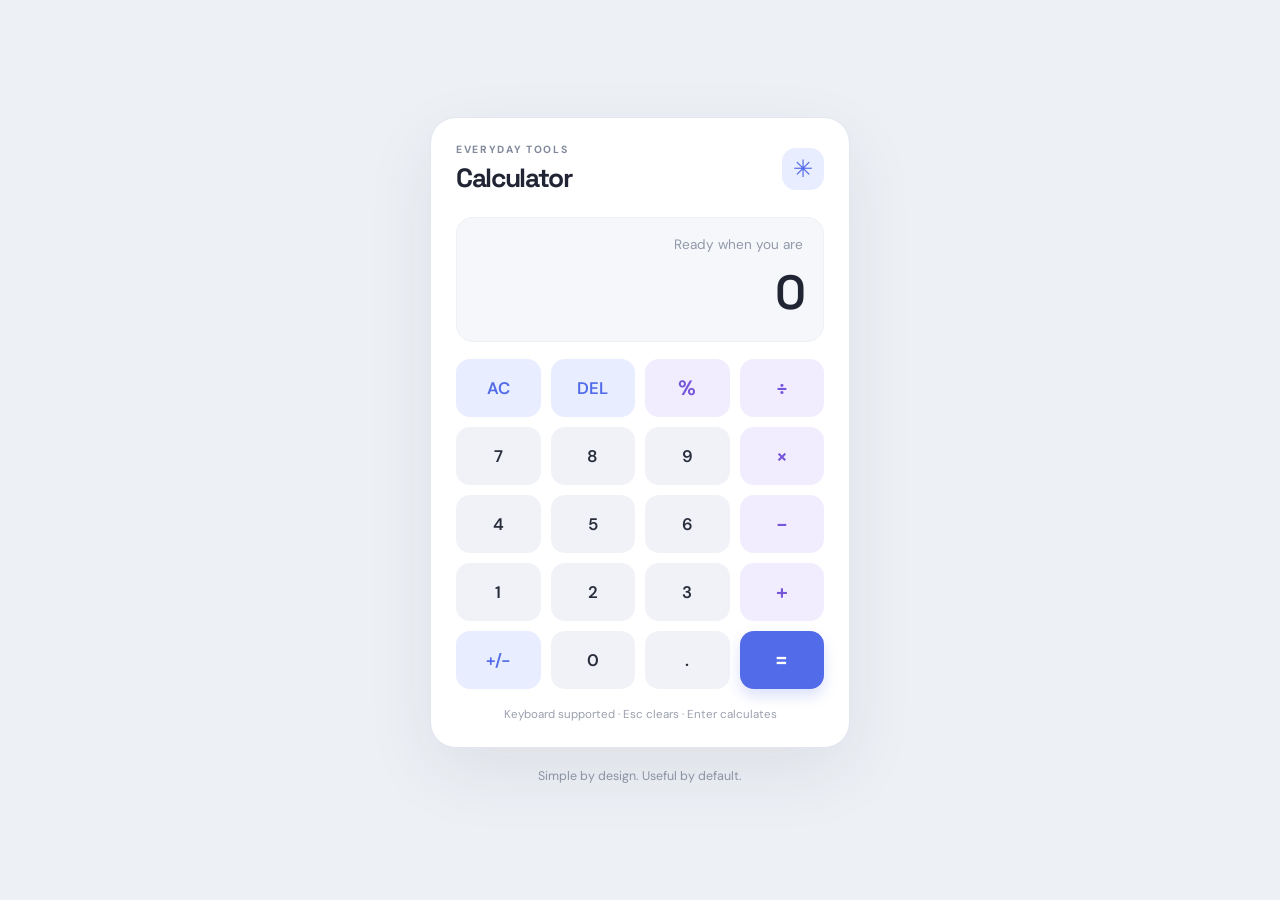
<file: web_development_tasks/task2-calculator/index.html>
<!DOCTYPE html>
<html lang="en">
<head>
  <meta charset="UTF-8">
  <meta name="viewport" content="width=device-width, initial-scale=1.0">
  <title>Simple Calculator</title>
  <link rel="stylesheet" href="style.css">
</head>
<body>
  <main class="page">
    <section class="calculator" aria-label="Calculator">
      <div class="heading"><div><p class="eyebrow">EVERYDAY TOOLS</p><h1>Calculator</h1></div><span class="spark">✳</span></div>
      <div class="display" aria-live="polite">
        <div class="expression" id="expression">Ready when you are</div>
        <div class="result" id="display">0</div>
      </div>
      <div class="keys">
        <button class="utility" data-action="clear">AC</button><button class="utility" data-action="delete">DEL</button><button class="operator" data-value="%">%</button><button class="operator" data-value="/">÷</button>
        <button data-value="7">7</button><button data-value="8">8</button><button data-value="9">9</button><button class="operator" data-value="*">×</button>
        <button data-value="4">4</button><button data-value="5">5</button><button data-value="6">6</button><button class="operator" data-value="-">−</button>
        <button data-value="1">1</button><button data-value="2">2</button><button data-value="3">3</button><button class="operator" data-value="+">+</button>
        <button class="utility" data-action="sign">+/−</button><button data-value="0">0</button><button data-value=".">.</button><button class="equals" data-action="equals">=</button>
      </div>
      <p class="keyboard-note">Keyboard supported · Esc clears · Enter calculates</p>
    </section>
    <p class="footer">Simple by design. Useful by default.</p>
  </main>
  <script src="script.js"></script>
</body>
</html>
</file>
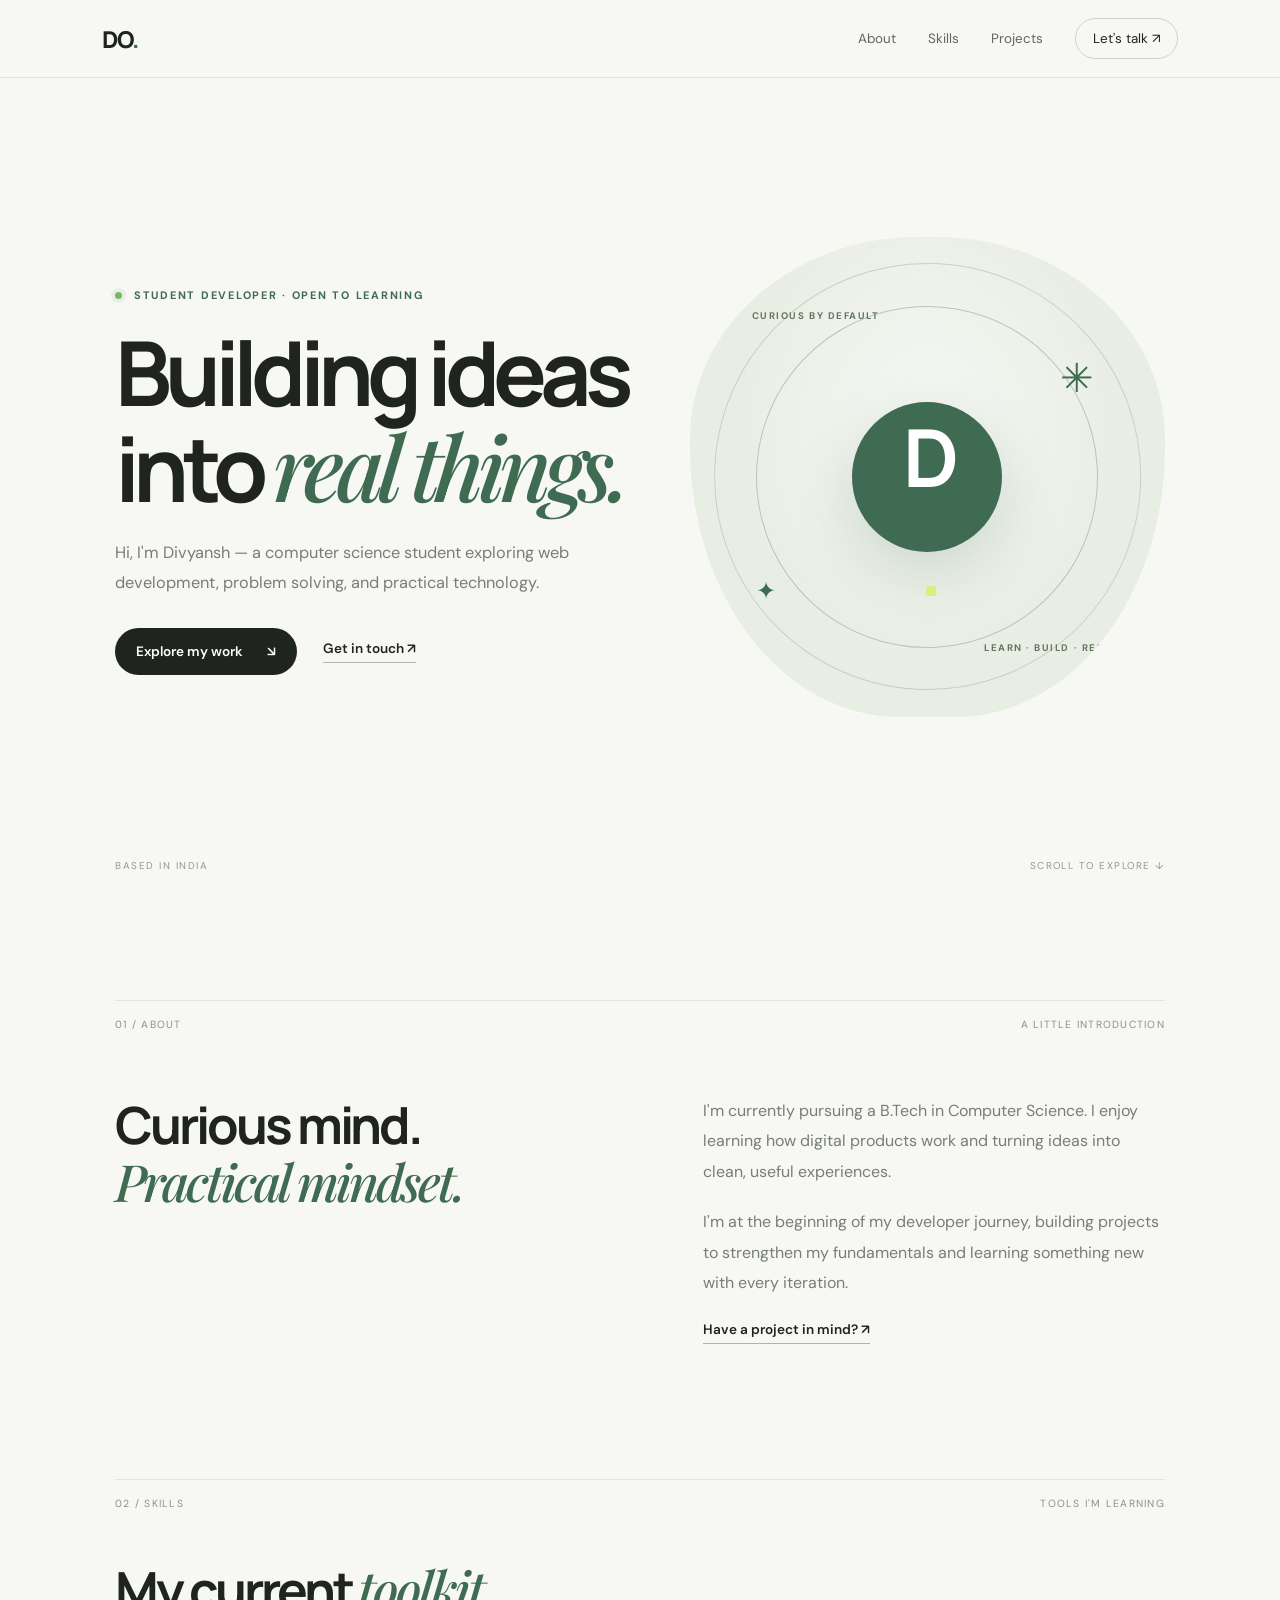
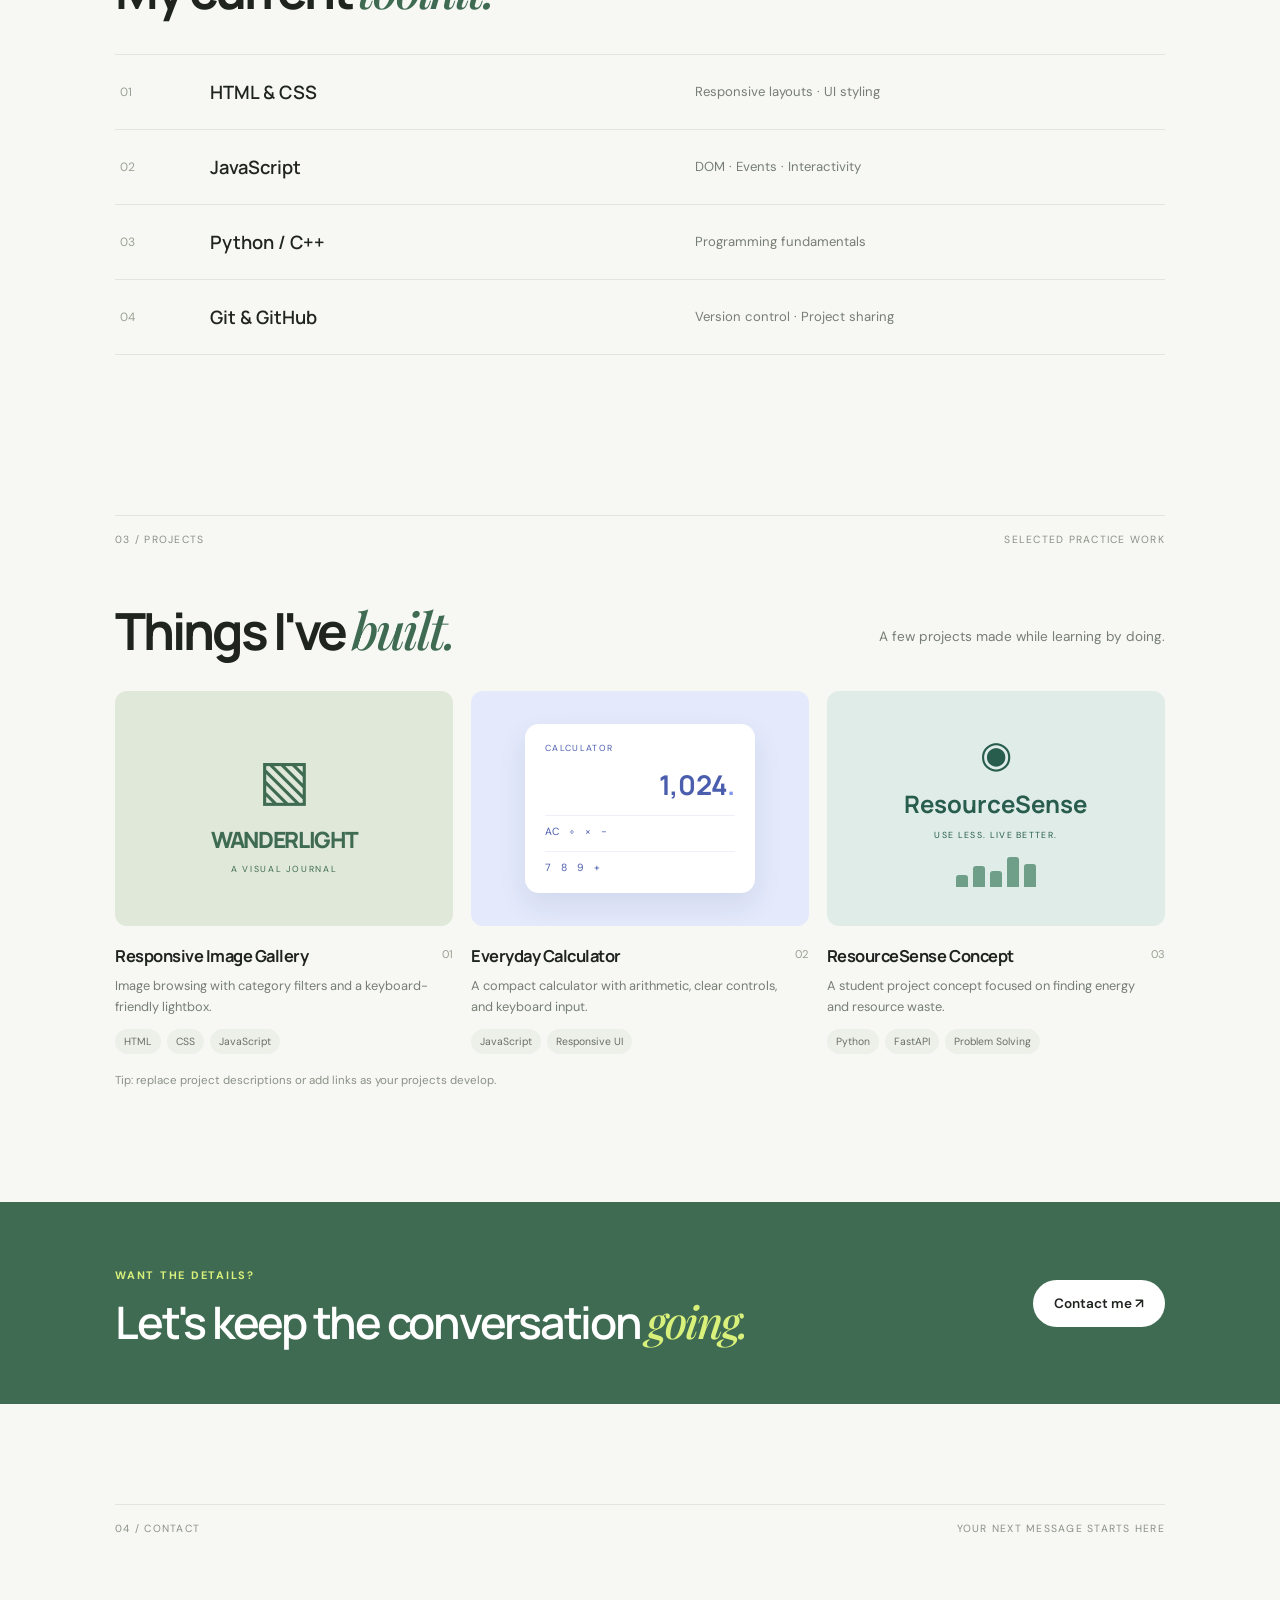
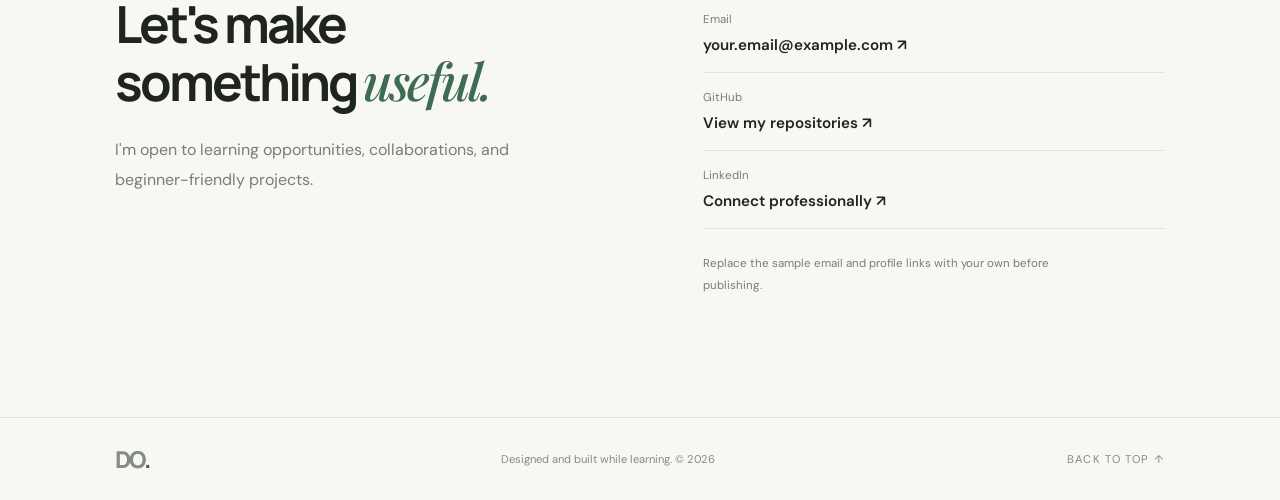
<file: web_development_tasks/task3-portfolio/index.html>
<!DOCTYPE html>
<html lang="en">
<head>
  <meta charset="UTF-8">
  <meta name="viewport" content="width=device-width, initial-scale=1.0">
  <meta name="description" content="Student developer portfolio — projects, skills and contact information.">
  <title>Divyansh Ojha | Student Developer</title>
  <link rel="stylesheet" href="style.css">
</head>
<body>
  <header class="navbar">
    <a class="logo" href="#home">DO<span>.</span></a>
    <button class="menu-toggle" id="menu-toggle" aria-label="Toggle navigation">☰</button>
    <nav id="nav">
      <a href="#about">About</a><a href="#skills">Skills</a><a href="#projects">Projects</a><a href="#contact" class="nav-cta">Let's talk ↗</a>
    </nav>
  </header>
  <main>
    <section class="hero section" id="home">
      <div class="hero-copy">
        <p class="eyebrow"><span class="status-dot"></span> STUDENT DEVELOPER · OPEN TO LEARNING</p>
        <h1>Building ideas<br>into <em>real things.</em></h1>
        <p class="hero-text">Hi, I'm Divyansh — a computer science student exploring web development, problem solving, and practical technology.</p>
        <div class="hero-actions"><a class="button primary" href="#projects">Explore my work <span>↘</span></a><a class="text-link" href="#contact">Get in touch ↗</a></div>
      </div>
      <div class="hero-art" aria-label="Decorative abstract graphic">
        <div class="art-orbit orbit-one"></div><div class="art-orbit orbit-two"></div><div class="art-core">D<span>.</span></div>
        <div class="art-label label-top">CURIOUS BY DEFAULT</div><div class="art-label label-bottom">LEARN · BUILD · REPEAT</div>
        <span class="star star-one">✳</span><span class="star star-two">✦</span>
      </div>
      <div class="hero-bottom"><span>BASED IN INDIA</span><span>SCROLL TO EXPLORE ↓</span></div>
    </section>
    <section class="section about" id="about">
      <div class="section-label"><span>01 / ABOUT</span><span>A LITTLE INTRODUCTION</span></div>
      <div class="about-grid"><h2>Curious mind.<br><em>Practical mindset.</em></h2><div><p>I'm currently pursuing a B.Tech in Computer Science. I enjoy learning how digital products work and turning ideas into clean, useful experiences.</p><p>I'm at the beginning of my developer journey, building projects to strengthen my fundamentals and learning something new with every iteration.</p><a class="text-link" href="#contact">Have a project in mind? ↗</a></div></div>
    </section>
    <section class="section skills" id="skills">
      <div class="section-label"><span>02 / SKILLS</span><span>TOOLS I'M LEARNING</span></div>
      <h2>My current <em>toolkit.</em></h2>
      <div class="skill-list"><div><span>01</span><b>HTML & CSS</b><small>Responsive layouts · UI styling</small></div><div><span>02</span><b>JavaScript</b><small>DOM · Events · Interactivity</small></div><div><span>03</span><b>Python / C++</b><small>Programming fundamentals</small></div><div><span>04</span><b>Git & GitHub</b><small>Version control · Project sharing</small></div></div>
    </section>
    <section class="section projects" id="projects">
      <div class="section-label"><span>03 / PROJECTS</span><span>SELECTED PRACTICE WORK</span></div>
      <div class="projects-heading"><h2>Things I've <em>built.</em></h2><p>A few projects made while learning by doing.</p></div>
      <div class="project-grid">
        <article class="project-card"><div class="project-visual gallery-visual"><span class="visual-icon">▧</span><span class="visual-word">WANDERLIGHT</span><span class="visual-caption">A VISUAL JOURNAL</span></div><div class="project-info"><div><h3>Responsive Image Gallery</h3><p>Image browsing with category filters and a keyboard-friendly lightbox.</p></div><span class="project-number">01</span></div><div class="tags"><span>HTML</span><span>CSS</span><span>JavaScript</span></div></article>
        <article class="project-card"><div class="project-visual calc-visual"><div class="mini-calc"><small>CALCULATOR</small><b>1,024<span>.</span></b><div>AC　÷　×　−</div><div>7　8　9　+</div></div></div><div class="project-info"><div><h3>Everyday Calculator</h3><p>A compact calculator with arithmetic, clear controls, and keyboard input.</p></div><span class="project-number">02</span></div><div class="tags"><span>JavaScript</span><span>Responsive UI</span></div></article>
        <article class="project-card"><div class="project-visual resource-visual"><span class="resource-sun">◉</span><b>ResourceSense</b><small>USE LESS. LIVE BETTER.</small><div class="resource-bars"><i></i><i></i><i></i><i></i><i></i></div></div><div class="project-info"><div><h3>ResourceSense Concept</h3><p>A student project concept focused on finding energy and resource waste.</p></div><span class="project-number">03</span></div><div class="tags"><span>Python</span><span>FastAPI</span><span>Problem Solving</span></div></article>
      </div>
      <p class="edit-note">Tip: replace project descriptions or add links as your projects develop.</p>
    </section>
    <section class="resume-band"><div><p class="eyebrow">WANT THE DETAILS?</p><h2>Let's keep the conversation <em>going.</em></h2></div><a class="button light" href="#contact">Contact me ↗</a></section>
    <section class="section contact" id="contact">
      <div class="section-label"><span>04 / CONTACT</span><span>YOUR NEXT MESSAGE STARTS HERE</span></div>
      <div class="contact-grid"><div><h2>Let's make<br>something <em>useful.</em></h2><p>I'm open to learning opportunities, collaborations, and beginner-friendly projects.</p></div><div class="contact-links"><a href="mailto:your.email@example.com"><span>Email</span><b>your.email@example.com ↗</b></a><a href="https://github.com/" target="_blank" rel="noreferrer"><span>GitHub</span><b>View my repositories ↗</b></a><a href="https://www.linkedin.com/" target="_blank" rel="noreferrer"><span>LinkedIn</span><b>Connect professionally ↗</b></a><p class="edit-note">Replace the sample email and profile links with your own before publishing.</p></div></div>
    </section>
  </main>
  <footer><a class="logo" href="#home">DO<span>.</span></a><p>Designed and built while learning. © <span id="year"></span></p><a href="#home">BACK TO TOP ↑</a></footer>
  <script src="script.js"></script>
</body>
</html>
</file>
<file: web_development_tasks/task2-calculator/style.css>
@import url('https://fonts.googleapis.com/css2?family=DM+Sans:wght@400;500;600;700&family=Space+Grotesk:wght@500;600;700&display=swap');
*{box-sizing:border-box}body{margin:0;min-height:100vh;background:#edf0f5;color:#202433;font-family:'DM Sans',sans-serif;display:grid;place-items:center;padding:24px}.page{width:100%;max-width:420px}.calculator{background:#fff;border:1px solid #e2e6ee;border-radius:26px;padding:25px;box-shadow:0 24px 70px #252d4314}.heading{display:flex;align-items:center;justify-content:space-between;margin-bottom:22px}.eyebrow{font-size:.65rem;letter-spacing:.16em;color:#81899b;font-weight:700;margin:0 0 5px}.heading h1{font-family:'Space Grotesk',sans-serif;font-size:1.65rem;margin:0;letter-spacing:-.05em}.spark{width:42px;height:42px;border-radius:14px;background:#e8edff;color:#526be8;display:grid;place-items:center;font-size:1.5rem}.display{min-height:125px;background:#f5f7fb;border:1px solid #edf0f5;border-radius:17px;padding:18px 20px;margin-bottom:17px;display:flex;flex-direction:column;justify-content:space-between;align-items:flex-end;overflow:hidden}.expression{width:100%;text-align:right;color:#9299a8;font-size:.85rem;min-height:20px;overflow-wrap:anywhere}.result{font-family:'Space Grotesk',sans-serif;font-size:clamp(2rem,9vw,3rem);font-weight:600;letter-spacing:-.06em;max-width:100%;overflow-wrap:anywhere}.keys{display:grid;grid-template-columns:repeat(4,minmax(0,1fr));gap:10px}.keys button{height:58px;border:0;border-radius:14px;background:#f0f2f7;color:#282d3c;font:600 1.05rem 'DM Sans',sans-serif;cursor:pointer;transition:transform .15s,background .15s,box-shadow .15s}.keys button:hover{background:#e4e8f1;transform:translateY(-2px)}.keys button:active{transform:scale(.96)}.keys .utility{background:#e8edff;color:#526be8}.keys .utility:hover{background:#dce4ff}.keys .operator{background:#f1edff;color:#7655d8;font-size:1.3rem}.keys .operator:hover{background:#e6deff}.keys .equals{background:#526be8;color:#fff;font-size:1.4rem;box-shadow:0 7px 14px #526be833}.keys .equals:hover{background:#3e57d2}.keyboard-note{text-align:center;color:#9aa0ad;font-size:.72rem;margin:18px 0 0}.footer{text-align:center;color:#8b92a2;font-size:.78rem;margin:20px 0 0}
@media(max-width:360px){.calculator{padding:17px;border-radius:20px}.keys{gap:7px}.keys button{height:52px;border-radius:11px}}
</file>
<file: web_development_tasks/task3-portfolio/style.css>
@import url('https://fonts.googleapis.com/css2?family=DM+Sans:wght@400;500;600;700&family=Manrope:wght@400;500;600;700;800&family=Playfair+Display:ital,wght@0,500;0,600;1,500&display=swap');
:root{--ink:#20241f;--muted:#777e74;--paper:#f7f8f4;--green:#3f6b52;--line:#e1e5dc;--lime:#d9f17b}
*{box-sizing:border-box;scroll-behavior:smooth}body{margin:0;background:var(--paper);color:var(--ink);font-family:'DM Sans',sans-serif}a{color:inherit;text-decoration:none}.navbar{height:78px;display:flex;align-items:center;justify-content:space-between;padding:0 8%;border-bottom:1px solid var(--line);background:#f7f8f4ed;position:sticky;top:0;z-index:5;backdrop-filter:blur(14px)}.logo{font:800 1.45rem 'Manrope',sans-serif;letter-spacing:-.08em}.logo span{color:var(--green)}nav{display:flex;align-items:center;gap:32px;font-size:.84rem;color:#60675e}nav a{transition:color .2s}nav a:hover{color:var(--green)}.nav-cta{border:1px solid #cbd3c7;padding:11px 17px;border-radius:99px;color:var(--ink)}.menu-toggle{display:none;border:0;background:none;font-size:1.4rem}
.section{padding:100px 9%;max-width:1440px;margin:auto}.hero{min-height:calc(100vh - 78px);display:grid;grid-template-columns:1.05fr .95fr;align-items:center;position:relative;gap:50px;padding-top:75px;padding-bottom:100px}.eyebrow{font-size:.68rem;letter-spacing:.16em;font-weight:700;color:var(--green)}.status-dot{display:inline-block;width:7px;height:7px;border-radius:50%;background:#7cb36b;margin-right:7px;box-shadow:0 0 0 4px #7cb36b20}.hero h1{font:700 clamp(3.3rem,7vw,6.5rem)/1.03 'Manrope',sans-serif;letter-spacing:-.075em;margin:24px 0}.hero h1 em,h2 em{font-family:'Playfair Display',serif;font-weight:500;color:var(--green)}.hero-text{max-width:480px;color:var(--muted);line-height:1.85;font-size:1.02rem}.hero-actions{display:flex;align-items:center;gap:26px;margin-top:30px}.button{display:inline-flex;gap:24px;align-items:center;border-radius:99px;padding:15px 21px;font-weight:600;font-size:.85rem;transition:transform .2s,background .2s}.button:hover{transform:translateY(-3px)}.primary{background:var(--ink);color:white}.primary:hover{background:var(--green)}.text-link{font-size:.85rem;font-weight:600;border-bottom:1px solid #aab6a7;padding-bottom:5px}.hero-art{height:min(480px,42vw);min-height:330px;position:relative;display:grid;place-items:center;background:#e9eee4;border-radius:48% 48% 44% 44% / 42% 42% 56% 56%;overflow:hidden}.hero-art:before{content:"";position:absolute;inset:0;background:radial-gradient(ellipse at 50% 40%,#fff9,transparent 58%)}.art-orbit{position:absolute;border:1px solid #b8c7b5;border-radius:50%;width:72%;aspect-ratio:1;transform:rotate(-25deg)}.orbit-two{width:90%;transform:rotate(48deg);border-color:#c7d1c2}.art-core{width:150px;height:150px;border-radius:50%;display:grid;place-items:center;background:var(--green);color:#fff;font:700 5rem 'Manrope',sans-serif;letter-spacing:-.1em;box-shadow:0 20px 60px #3f6b5233;z-index:1}.art-core span{color:var(--lime)}.art-label{position:absolute;font-size:.6rem;letter-spacing:.16em;color:#647560;font-weight:700}.label-top{top:15%;left:13%}.label-bottom{bottom:13%;right:8%}.star{position:absolute;color:var(--green)}.star-one{font-size:2.5rem;top:24%;right:15%;animation:float 5s ease-in-out infinite}.star-two{font-size:1.5rem;bottom:23%;left:14%;animation:float 4s ease-in-out infinite reverse}.hero-bottom{position:absolute;bottom:28px;left:9%;right:9%;display:flex;justify-content:space-between;color:#92988d;font-size:.62rem;letter-spacing:.15em}
.section-label{display:flex;justify-content:space-between;border-top:1px solid var(--line);padding-top:17px;color:#8b9186;font-size:.65rem;letter-spacing:.12em}.about-grid{display:grid;grid-template-columns:1fr 1fr;gap:12%;padding-top:65px}.about h2,.skills h2,.projects h2,.contact h2{font:700 clamp(2.2rem,4vw,3.8rem)/1.12 'Manrope',sans-serif;letter-spacing:-.06em;margin:0}.about-grid>div p,.contact-grid>div p{color:var(--muted);line-height:1.9;margin-top:0;margin-bottom:20px}
.skills{padding-top:40px}.skills h2{margin:50px 0 35px}.skill-list{border-top:1px solid var(--line)}.skill-list>div{display:grid;grid-template-columns:70px 1fr 1fr;align-items:center;gap:20px;padding:24px 5px;border-bottom:1px solid var(--line);transition:padding .2s}.skill-list>div:hover{padding-left:13px}.skill-list span{font-size:.75rem;color:#9ba294}.skill-list b{font:600 1.15rem 'Manrope',sans-serif}.skill-list small{color:var(--muted);font-size:.82rem}
.projects{padding-top:60px}.projects-heading{display:flex;align-items:end;justify-content:space-between;margin:55px 0 32px;gap:20px}.projects-heading p{color:var(--muted);font-size:.85rem}.project-grid{display:grid;grid-template-columns:repeat(3,1fr);gap:18px}.project-card{min-width:0}.project-visual{height:235px;border-radius:12px;display:flex;position:relative;overflow:hidden;align-items:center;justify-content:center;transition:transform .3s}.project-card:hover .project-visual{transform:translateY(-4px)}.gallery-visual{background:#dfe8d9;color:#3f6b52;flex-direction:column;gap:8px}.visual-icon{font-size:3.5rem}.visual-word{font:800 1.4rem 'Manrope',sans-serif;letter-spacing:-.06em}.visual-caption{font-size:.55rem;letter-spacing:.2em}.calc-visual{background:#e4e9fb}.mini-calc{background:#fff;border-radius:14px;padding:18px 20px;box-shadow:0 12px 28px #253b7918;width:68%;display:grid;gap:12px;color:#4b5eae}.mini-calc small{font-size:.55rem;letter-spacing:.15em}.mini-calc b{font:700 1.7rem 'Manrope',sans-serif;text-align:right}.mini-calc b span{color:#8295ef}.mini-calc div{font-size:.65rem;border-top:1px solid #edf0f8;padding-top:9px}.resource-visual{background:#dfece8;color:#285c4d;flex-direction:column;gap:9px}.resource-sun{font-size:2.3rem}.resource-visual b{font:700 1.5rem 'Manrope',sans-serif}.resource-visual small{font-size:.55rem;letter-spacing:.15em}.resource-bars{display:flex;align-items:end;gap:5px;height:30px;margin-top:7px}.resource-bars i{display:block;width:12px;border-radius:3px 3px 0 0;background:#6f9e89;height:40%}.resource-bars i:nth-child(2){height:70%}.resource-bars i:nth-child(3){height:55%}.resource-bars i:nth-child(4){height:100%}.resource-bars i:nth-child(5){height:78%}.project-info{display:flex;justify-content:space-between;gap:12px;padding:18px 0 12px}.project-info h3{font:700 1.03rem 'Manrope',sans-serif;margin:0 0 8px;letter-spacing:-.03em}.project-info p{font-size:.8rem;line-height:1.65;color:var(--muted);margin:0}.project-number{font-size:.7rem;color:#9aa092;padding-top:3px}.tags{display:flex;gap:6px;flex-wrap:wrap}.tags span{font-size:.65rem;color:#687065;background:#edf0e9;border-radius:99px;padding:6px 9px}.edit-note{font-size:.72rem;color:#8b9186;line-height:1.6;margin-top:18px}
.resume-band{background:var(--green);color:white;padding:55px 9%;display:flex;justify-content:space-between;align-items:center;gap:25px}.resume-band .eyebrow{color:#d9f17b}.resume-band h2{font:600 clamp(1.8rem,3.5vw,3rem)/1.2 'Manrope',sans-serif;letter-spacing:-.05em;max-width:650px;margin:12px 0 0}.resume-band h2 em{color:#d9f17b}.light{background:#fff;color:var(--ink);white-space:nowrap}.light:hover{background:var(--lime)}
.contact-grid{display:grid;grid-template-columns:1fr 1fr;gap:12%;padding-top:60px}.contact-grid>div p{max-width:400px;margin-top:24px}.contact-links>a{display:flex;flex-direction:column;gap:8px;padding:17px 0;border-bottom:1px solid var(--line);transition:padding .2s}.contact-links>a:hover{padding-left:8px}.contact-links>a span{font-size:.72rem;color:var(--muted)}.contact-links>a b{font-size:.95rem;font-weight:600;overflow-wrap:anywhere}footer{display:flex;justify-content:space-between;align-items:center;padding:25px 9%;border-top:1px solid var(--line);color:#858c80;font-size:.7rem}footer p{margin:0}footer>a:last-child{letter-spacing:.1em}
@keyframes float{0%,100%{transform:translateY(0) rotate(0)}50%{transform:translateY(-12px) rotate(12deg)}}
@media(max-width:850px){.navbar{padding:0 6%}.section{padding:75px 6%}.hero{gap:25px}.hero-art{min-height:280px}.project-grid{grid-template-columns:repeat(2,1fr)}.project-card:last-child{grid-column:span 2}.resume-band{padding:45px 6%}.hero-bottom{left:6%;right:6%}footer{padding:25px 6%}}
@media(max-width:600px){.navbar{height:68px}.menu-toggle{display:block;color:var(--ink)}nav{display:none;position:absolute;top:67px;left:0;right:0;background:var(--paper);border-bottom:1px solid var(--line);padding:20px 6%;flex-direction:column;align-items:flex-start;gap:22px}nav.open{display:flex}.hero{grid-template-columns:1fr;padding-top:55px;padding-bottom:90px;gap:35px}.hero h1{font-size:clamp(3.1rem,15vw,5rem)}.hero-art{height:330px;min-height:0;width:100%;max-width:420px;margin:auto}.hero-bottom{font-size:.53rem}.section-label{gap:12px;font-size:.56rem}.about-grid,.contact-grid{grid-template-columns:1fr;gap:30px;padding-top:40px}.skills h2{margin-top:38px}.skill-list>div{grid-template-columns:32px 1fr;gap:12px}.skill-list small{grid-column:2}.projects-heading{align-items:flex-start;flex-direction:column;margin-top:40px;gap:5px}.project-grid{grid-template-columns:1fr}.project-card:last-child{grid-column:auto}.project-visual{height:250px}.resume-band{align-items:flex-start;flex-direction:column}.contact-grid{padding-top:40px}footer{flex-wrap:wrap;gap:15px}footer p{order:3;width:100%}}
</file>
